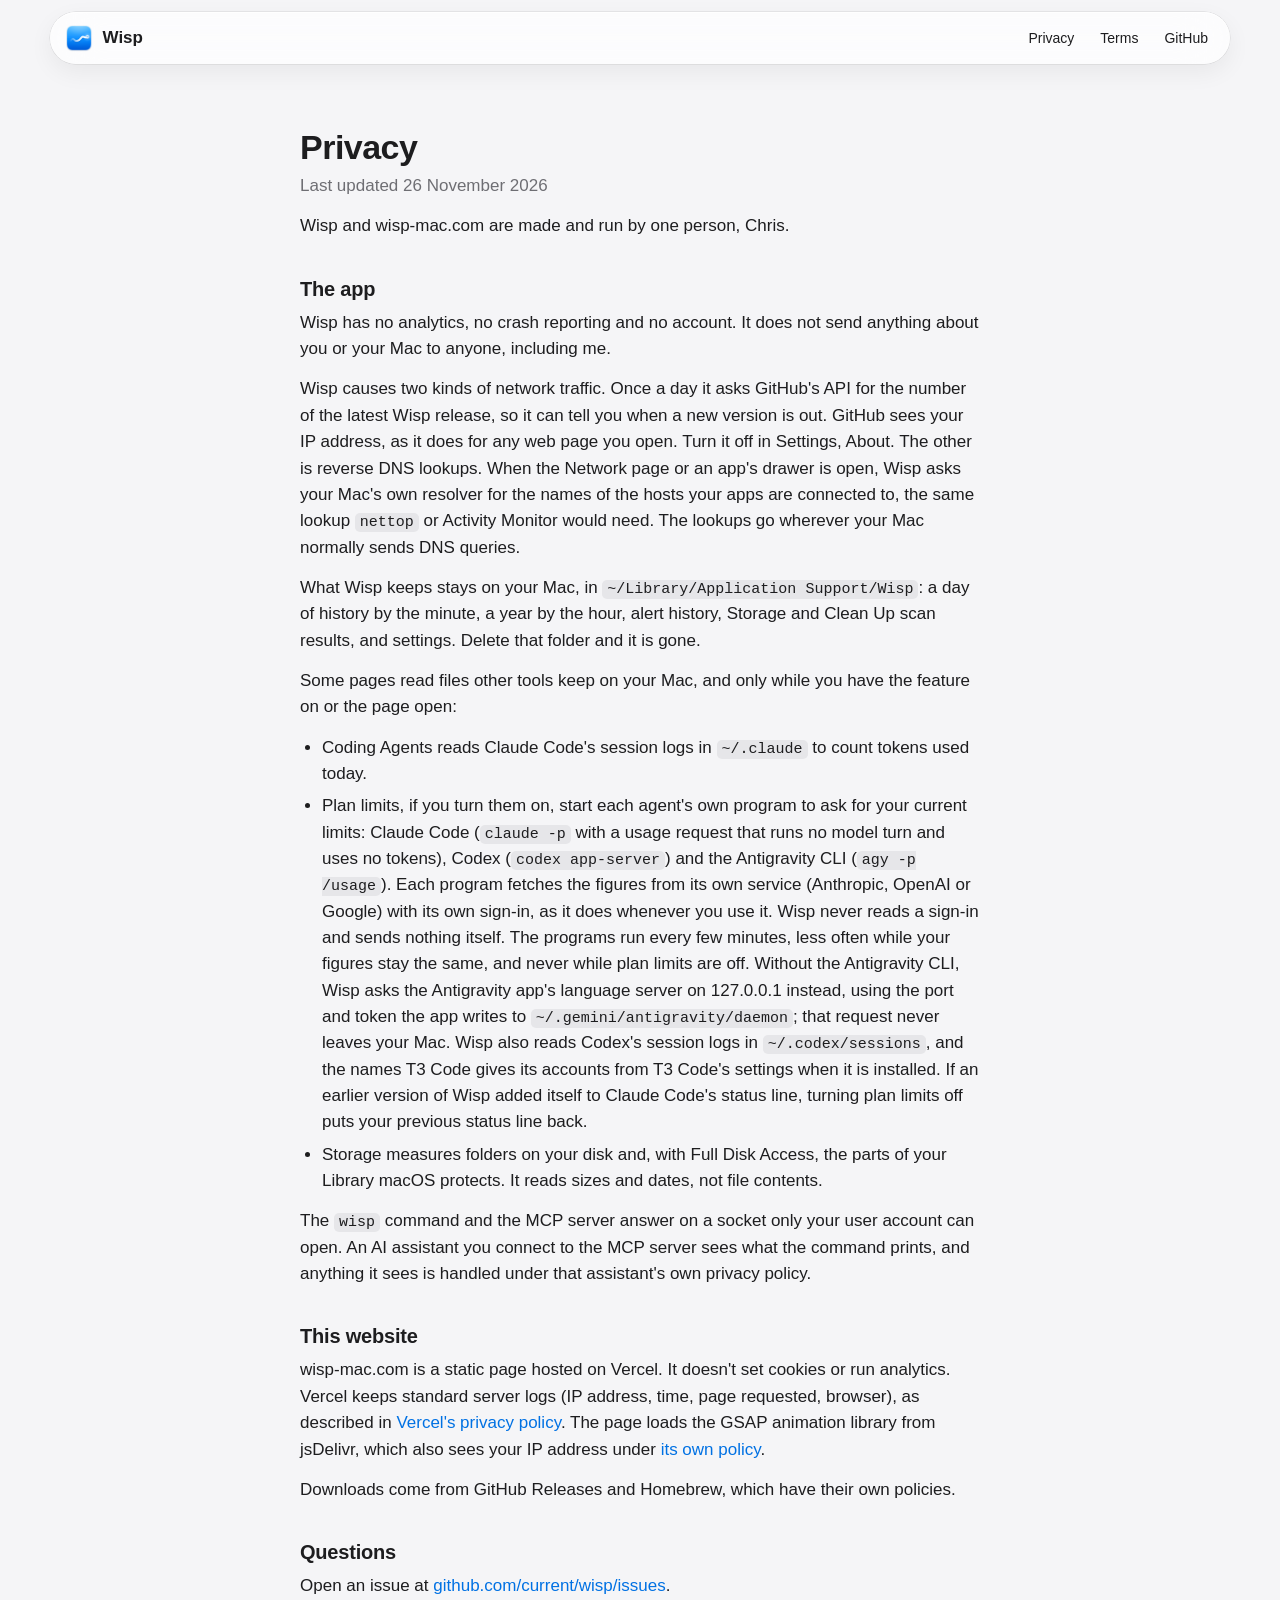
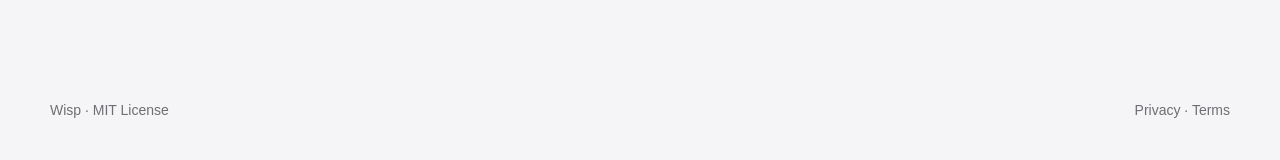
<file: site/privacy.html>
<!doctype html>
<html lang="en">
<head>
<meta charset="utf-8">
<meta name="viewport" content="width=device-width, initial-scale=1, viewport-fit=cover">
<title>Privacy · Wisp</title>
<meta name="description" content="What Wisp and this website collect: nothing about you.">
<link rel="canonical" href="https://wisp-mac.com/privacy.html">
<link rel="icon" href="assets/icon.svg" type="image/svg+xml">
<link rel="icon" href="assets/icon-64.png" type="image/png" sizes="64x64">
<link rel="stylesheet" href="styles.css">
</head>
<body>
<header class="nav" aria-label="Site">
  <a class="brand" href="/" aria-label="Wisp home">
    <img src="assets/icon-64.png" width="30" height="30" alt="">
    <span>Wisp</span>
  </a>
  <nav class="nav-links" aria-label="Pages">
    <a href="privacy.html">Privacy</a>
    <a href="terms.html">Terms</a>
    <a href="https://github.com/current/wisp">GitHub</a>
  </nav>
</header>
<main class="doc" id="main">
<h1>Privacy</h1>
<p class="fine">Last updated 26 November 2026</p>
<p>Wisp and wisp-mac.com are made and run by one person, Chris.</p>

<h2>The app</h2>
<p>Wisp has no analytics, no crash reporting and no account. It does not send anything about you or your Mac to anyone, including me.</p>
<p>Wisp causes two kinds of network traffic. Once a day it asks GitHub's API for the number of the latest Wisp release, so it can tell you when a new version is out. GitHub sees your IP address, as it does for any web page you open. Turn it off in Settings, About. The other is reverse DNS lookups. When the Network page or an app's drawer is open, Wisp asks your Mac's own resolver for the names of the hosts your apps are connected to, the same lookup <code>nettop</code> or Activity Monitor would need. The lookups go wherever your Mac normally sends DNS queries.</p>
<p>What Wisp keeps stays on your Mac, in <code>~/Library/Application Support/Wisp</code>: a day of history by the minute, a year by the hour, alert history, Storage and Clean Up scan results, and settings. Delete that folder and it is gone.</p>
<p>Some pages read files other tools keep on your Mac, and only while you have the feature on or the page open:</p>
<ul>
  <li>Coding Agents reads Claude Code's session logs in <code>~/.claude</code> to count tokens used today.</li>
  <li>Plan limits, if you turn them on, start each agent's own program to ask for your current limits: Claude Code (<code>claude -p</code> with a usage request that runs no model turn and uses no tokens), Codex (<code>codex app-server</code>) and the Antigravity CLI (<code>agy -p /usage</code>). Each program fetches the figures from its own service (Anthropic, OpenAI or Google) with its own sign-in, as it does whenever you use it. Wisp never reads a sign-in and sends nothing itself. The programs run every few minutes, less often while your figures stay the same, and never while plan limits are off. Without the Antigravity CLI, Wisp asks the Antigravity app's language server on 127.0.0.1 instead, using the port and token the app writes to <code>~/.gemini/antigravity/daemon</code>; that request never leaves your Mac. Wisp also reads Codex's session logs in <code>~/.codex/sessions</code>, and the names T3 Code gives its accounts from T3 Code's settings when it is installed. If an earlier version of Wisp added itself to Claude Code's status line, turning plan limits off puts your previous status line back.</li>
  <li>Storage measures folders on your disk and, with Full Disk Access, the parts of your Library macOS protects. It reads sizes and dates, not file contents.</li>
</ul>
<p>The <code>wisp</code> command and the MCP server answer on a socket only your user account can open. An AI assistant you connect to the MCP server sees what the command prints, and anything it sees is handled under that assistant's own privacy policy.</p>

<h2>This website</h2>
<p>wisp-mac.com is a static page hosted on Vercel. It doesn't set cookies or run analytics. Vercel keeps standard server logs (IP address, time, page requested, browser), as described in <a href="https://vercel.com/legal/privacy-policy">Vercel's privacy policy</a>. The page loads the GSAP animation library from jsDelivr, which also sees your IP address under <a href="https://www.jsdelivr.com/terms/privacy-policy-jsdelivr-net">its own policy</a>.</p>
<p>Downloads come from GitHub Releases and Homebrew, which have their own policies.</p>

<h2>Questions</h2>
<p>Open an issue at <a href="https://github.com/current/wisp/issues">github.com/current/wisp/issues</a>.</p>
</main>
<footer class="footer">
  <div class="wrap fine">
    <span>Wisp · MIT License</span>
    <span><a href="privacy.html">Privacy</a> · <a href="terms.html">Terms</a></span>
  </div>
</footer>
</body>
</html>
</file>
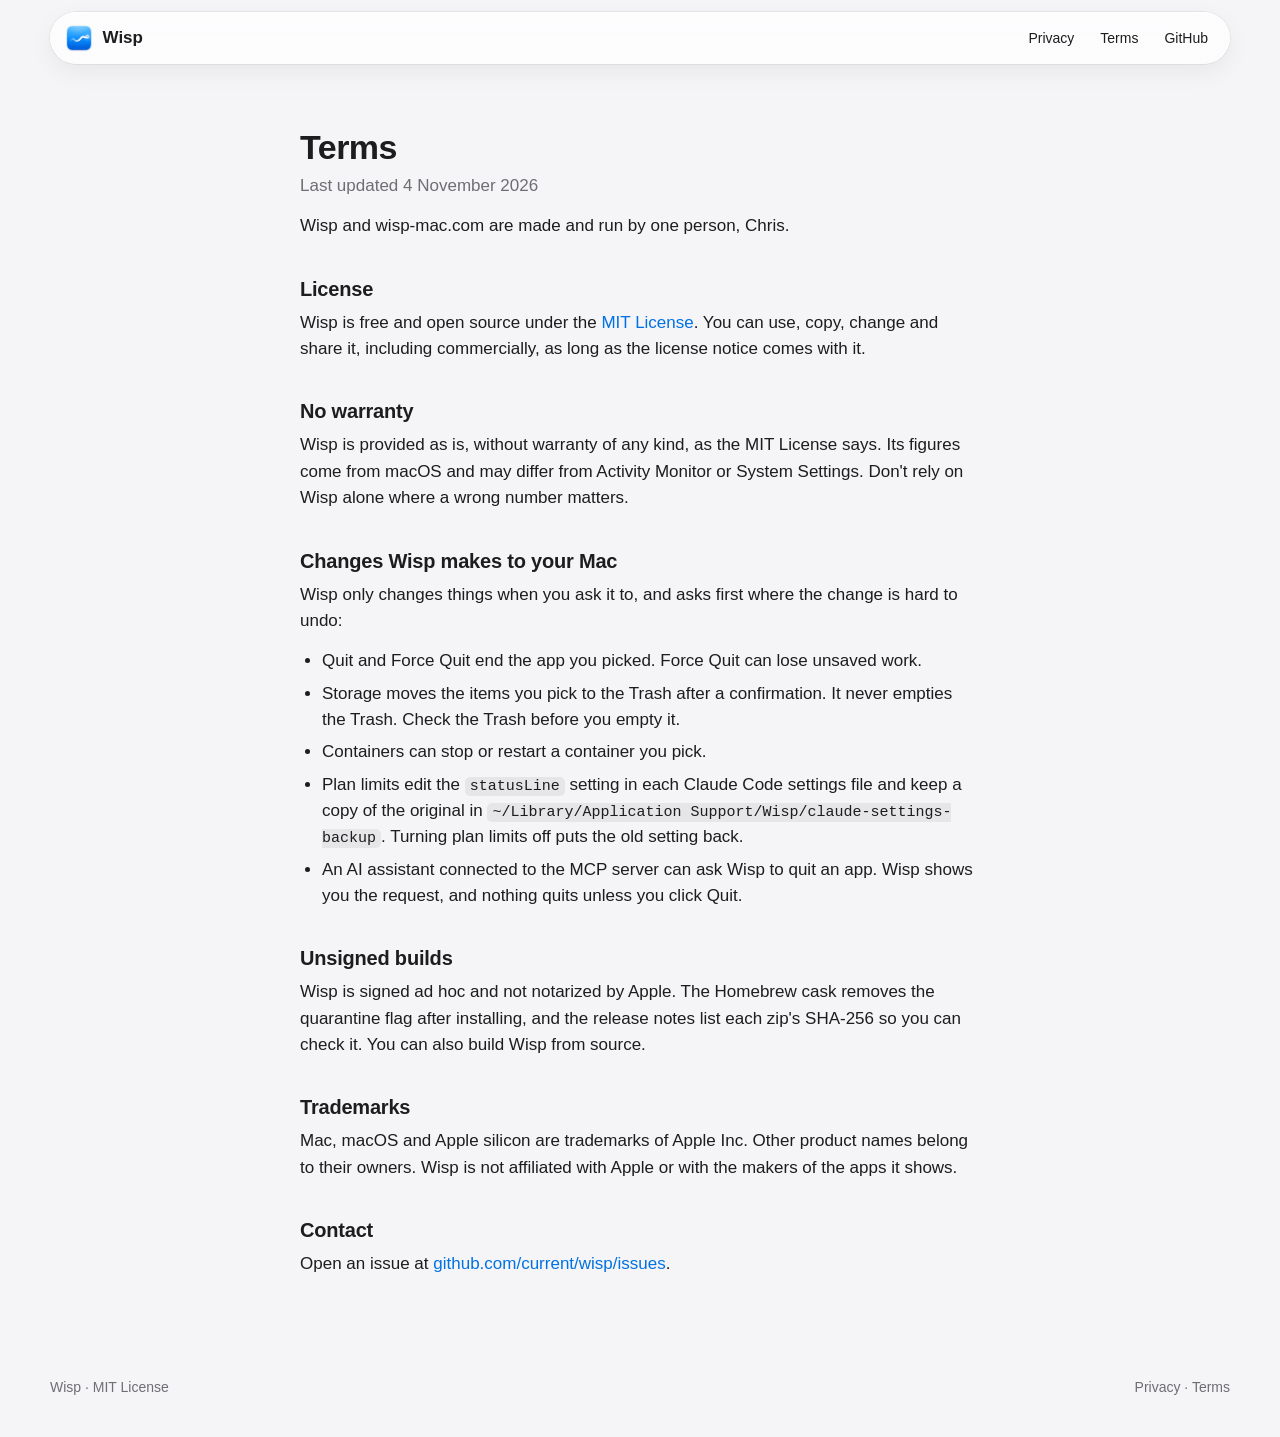
<file: site/terms.html>
<!doctype html>
<html lang="en">
<head>
<meta charset="utf-8">
<meta name="viewport" content="width=device-width, initial-scale=1, viewport-fit=cover">
<title>Terms · Wisp</title>
<meta name="description" content="Terms for using Wisp and this website.">
<link rel="canonical" href="https://wisp-mac.com/terms.html">
<link rel="icon" href="assets/icon.svg" type="image/svg+xml">
<link rel="icon" href="assets/icon-64.png" type="image/png" sizes="64x64">
<link rel="stylesheet" href="styles.css">
</head>
<body>
<header class="nav" aria-label="Site">
  <a class="brand" href="/" aria-label="Wisp home">
    <img src="assets/icon-64.png" width="30" height="30" alt="">
    <span>Wisp</span>
  </a>
  <nav class="nav-links" aria-label="Pages">
    <a href="privacy.html">Privacy</a>
    <a href="terms.html">Terms</a>
    <a href="https://github.com/current/wisp">GitHub</a>
  </nav>
</header>
<main class="doc" id="main">
<h1>Terms</h1>
<p class="fine">Last updated 4 November 2026</p>
<p>Wisp and wisp-mac.com are made and run by one person, Chris.</p>

<h2>License</h2>
<p>Wisp is free and open source under the <a href="https://github.com/current/wisp/blob/main/LICENSE">MIT License</a>. You can use, copy, change and share it, including commercially, as long as the license notice comes with it.</p>

<h2>No warranty</h2>
<p>Wisp is provided as is, without warranty of any kind, as the MIT License says. Its figures come from macOS and may differ from Activity Monitor or System Settings. Don't rely on Wisp alone where a wrong number matters.</p>

<h2>Changes Wisp makes to your Mac</h2>
<p>Wisp only changes things when you ask it to, and asks first where the change is hard to undo:</p>
<ul>
  <li>Quit and Force Quit end the app you picked. Force Quit can lose unsaved work.</li>
  <li>Storage moves the items you pick to the Trash after a confirmation. It never empties the Trash. Check the Trash before you empty it.</li>
  <li>Containers can stop or restart a container you pick.</li>
  <li>Plan limits edit the <code>statusLine</code> setting in each Claude Code settings file and keep a copy of the original in <code>~/Library/Application Support/Wisp/claude-settings-backup</code>. Turning plan limits off puts the old setting back.</li>
  <li>An AI assistant connected to the MCP server can ask Wisp to quit an app. Wisp shows you the request, and nothing quits unless you click Quit.</li>
</ul>

<h2>Unsigned builds</h2>
<p>Wisp is signed ad hoc and not notarized by Apple. The Homebrew cask removes the quarantine flag after installing, and the release notes list each zip's SHA-256 so you can check it. You can also build Wisp from source.</p>

<h2>Trademarks</h2>
<p>Mac, macOS and Apple silicon are trademarks of Apple Inc. Other product names belong to their owners. Wisp is not affiliated with Apple or with the makers of the apps it shows.</p>

<h2>Contact</h2>
<p>Open an issue at <a href="https://github.com/current/wisp/issues">github.com/current/wisp/issues</a>.</p>
</main>
<footer class="footer">
  <div class="wrap fine">
    <span>Wisp · MIT License</span>
    <span><a href="privacy.html">Privacy</a> · <a href="terms.html">Terms</a></span>
  </div>
</footer>
</body>
</html>
</file>
<file: site/styles.css>
/* Wisp landing page. Tokens follow the app's macOS 26 (Tahoe) look. */
:root {
  --bg: #F5F5F7;
  --card: #FFFFFF;
  --ink: #1D1D1F;
  --ink-2: #6E6E73;
  --hair: rgba(0, 0, 0, .08);
  --hair-strong: rgba(0, 0, 0, .12);
  --fill: rgba(120, 120, 128, .12);

  /* Apple system colours: bright for marks, darker cut for text on white */
  --blue: #0088FF;   --blue-text: #0071E3;  --button: #0071E3;  --button-hover: #0077ED;
  --cyan: #00C0E8;   --cyan-text: #007A99;
  --green: #34C759;  --green-text: #1E7F38;
  --orange: #FF8D28; --orange-text: #B35200;
  --red: #FF383C;    --red-text: #D70015;
  --indigo: #6155F5; --indigo-text: #5046E5;
  --purple: #CB30E0; --purple-text: #9B1FB5;
  --teal: #00C3D0;   --teal-text: #00788A;

  --radius-card: 18px;
  --radius-inner: 12px;
  --shadow-card: 0 1px 2px rgba(0, 0, 0, .04), 0 4px 16px rgba(0, 0, 0, .03);
  --font: -apple-system, BlinkMacSystemFont, "SF Pro Text", "SF Pro Display", "Helvetica Neue", Helvetica, Arial, sans-serif;
  --page: 1180px;
  --gutter: clamp(20px, 4vw, 48px);
}

*, *::before, *::after { margin: 0; box-sizing: border-box; }
html { -webkit-text-size-adjust: 100%; scroll-behavior: smooth; scroll-padding-top: 84px; }
body {
  font-family: var(--font);
  font-size: 17px;
  line-height: 1.47;
  color: var(--ink);
  background: var(--bg);
  -webkit-font-smoothing: antialiased;
  text-rendering: optimizeLegibility;
}
img { display: block; max-width: 100%; height: auto; }
a { color: var(--blue-text); text-decoration: none; }
a:hover { text-decoration: underline; text-underline-offset: 3px; }
:focus-visible { outline: 3px solid var(--button); outline-offset: 3px; border-radius: 8px; }
.sr-only { position: absolute; width: 1px; height: 1px; overflow: hidden; clip: rect(0 0 0 0); white-space: nowrap; }
.skip { position: absolute; left: 16px; top: -60px; z-index: 50; background: var(--card); padding: 10px 16px; border-radius: 10px; box-shadow: var(--shadow-card); }
.skip:focus { top: 16px; }

.wrap { width: min(var(--page), 100% - 2 * var(--gutter)); margin-inline: auto; }

/* ---------- Type ---------- */
h1, h2, h3 { font-weight: 600; text-wrap: balance; }
h1 { font-size: clamp(40px, 6.4vw, 76px); line-height: 1.05; letter-spacing: -.015em; font-weight: 700; }
h2 { font-size: clamp(32px, 4.4vw, 52px); line-height: 1.1; letter-spacing: -.01em; font-weight: 700; }
h3 { font-size: 21px; line-height: 1.24; }
.lede { font-size: clamp(19px, 1.7vw, 22px); line-height: 1.42; color: var(--ink-2); text-wrap: pretty; }
.fine { font-size: 14px; line-height: 1.43; color: var(--ink-2); }
.num { font-variant-numeric: tabular-nums; }

/* ---------- Buttons ---------- */
.btn {
  display: inline-flex; align-items: center; justify-content: center; gap: 8px;
  height: 48px; padding: 0 24px; border-radius: 999px;
  font: 600 17px/1 var(--font); white-space: nowrap;
  transition: background-color .2s ease, transform .2s ease, box-shadow .2s ease;
}
.btn:hover { text-decoration: none; }
.btn:active { transform: scale(.97); }
.btn-primary { background: var(--button); color: #fff; box-shadow: 0 1px 2px rgba(0, 60, 140, .2), inset 0 1px 0 rgba(255, 255, 255, .18); }
.btn-primary:hover { background: var(--button-hover); }
.btn-plain { color: var(--blue-text); padding: 0 12px; }
.btn-plain:hover { background: rgba(0, 113, 227, .08); }
.btn svg { flex: none; }
.btn-sm { height: 32px; padding: 0 14px; font-size: 14px; }

/* ---------- Nav: floating glass capsule ---------- */
.nav {
  position: fixed; z-index: 40; top: max(12px, env(safe-area-inset-top)); left: 50%; transform: translateX(-50%);
  width: min(var(--page), 100% - 24px);
  display: flex; align-items: center; gap: 8px;
  height: 52px; padding: 0 10px 0 14px; border-radius: 999px;
  background: rgba(255, 255, 255, .72);
  -webkit-backdrop-filter: blur(24px) saturate(180%); backdrop-filter: blur(24px) saturate(180%);
  box-shadow: 0 0 0 .5px var(--hair-strong), 0 8px 24px rgba(0, 0, 0, .06), inset 0 1px 0 rgba(255, 255, 255, .8);
}
.brand { display: flex; align-items: center; gap: 9px; color: var(--ink); font-weight: 600; font-size: 17px; margin-right: auto; }
.brand:hover { text-decoration: none; }
.brand img { width: 30px; height: 30px; }
.nav-links { display: flex; gap: 2px; }
.nav-links a { color: var(--ink); font-size: 14px; padding: 7px 12px; border-radius: 999px; }
.nav-links a:hover { background: var(--fill); text-decoration: none; }

/* ---------- Hero ---------- */
.hero { padding-top: clamp(128px, 15vh, 168px); text-align: center; position: relative; }
.hero-icon { width: 112px; height: 112px; margin: 0 auto 28px; }
.hero h1 { max-width: 13ch; margin-inline: auto; }
@media (min-width: 1100px) { .hero h1 { max-width: none; } }
.hero .lede { max-width: 36em; margin: 22px auto 0; }
.cta { display: flex; justify-content: center; align-items: center; gap: 12px; margin-top: 34px; flex-wrap: wrap; }
.req { margin-top: 16px; }

/* ---------- Tour (window stage) ---------- */
.tour { position: relative; padding-top: clamp(48px, 7vh, 72px); overflow-x: clip; }
.backdrop { display: none; }
.tour-pin { position: relative; }
.stage { position: relative; width: min(1180px, 100% - 2 * var(--gutter)); margin-inline: auto; perspective: 1600px; }
.win { width: 100%; aspect-ratio: 2400 / 1505; }
.win img { width: 100%; height: 100%; }
.win-over { position: absolute; inset: 0; }
.menubar-layer { display: none; }

.captions { width: min(720px, 100% - 2 * var(--gutter)); margin: 40px auto 0; }
.cap { text-align: center; }
.cap + .cap { margin-top: 88px; }
.cap h3 { font-size: clamp(24px, 2.4vw, 30px); }
.cap p { margin-top: 10px; color: var(--ink-2); font-size: 18px; line-height: 1.5; text-wrap: pretty; }
.cap-media { margin: 28px auto 0; }
.cap-media.pop { width: min(380px, 100%); filter: drop-shadow(0 20px 40px rgba(0, 0, 0, .12)); }
.cap-label { display: none; }

/* Segmented control, styled like the app's Live / Hour / Day picker */
.seg {
  display: none; width: max-content; margin: 0 auto; padding: 3px; border-radius: 999px;
  background: rgba(255, 255, 255, .7); box-shadow: 0 0 0 .5px var(--hair-strong), 0 2px 8px rgba(0, 0, 0, .04);
  -webkit-backdrop-filter: blur(20px); backdrop-filter: blur(20px);
}
.seg button {
  font: 500 14px/1 var(--font); color: var(--ink); background: none; border: 0; cursor: pointer;
  height: 32px; padding: 0 16px; border-radius: 999px; transition: background-color .2s ease, box-shadow .2s ease;
}
.seg button[aria-current="true"] { background: #fff; font-weight: 600; box-shadow: 0 0 0 .5px var(--hair), 0 2px 6px rgba(0, 0, 0, .08); }

/* Hidden until GSAP brings them in (only when motion is allowed and GSAP loaded) */
.anim .hero > *, .anim .perf-card, .anim .feat, .anim .download > * { opacity: 0; }
html.motion { scroll-behavior: auto; }

/* Motion mode: pinned stage, layered windows, captions stacked in place */
html.motion .hero { padding-top: clamp(104px, 13vh, 132px); }
html.motion .hero-icon { width: 96px; height: 96px; margin-bottom: 24px; }
html.motion .tour { padding-top: 0; }
html.motion .tour-pin { height: 100vh; height: 100dvh; display: flex; flex-direction: column; justify-content: flex-start; padding-top: 88px; }
html.motion .stage { width: min(1180px, 100% - 2 * var(--gutter), (100vh - 270px) * 1.595); }
html.motion .win-over, html.motion .menubar-layer { display: block; }
html.motion .seg { display: flex; margin-top: 22px; }
html.motion .captions { position: relative; height: 96px; margin-top: 18px; }
html.motion .cap { position: absolute; inset: 0; }
html.motion .cap + .cap { margin-top: 0; }
html.motion .cap-media { display: none; }
html.motion .cap p { font-size: 17px; margin-top: 6px; }
html.motion .cap h3 { font-size: 24px; }
html:not(.motion) .win-over { display: none; }

.menubar-layer { position: absolute; inset: 0; pointer-events: none; }
.menubar {
  position: absolute; left: 1.2%; right: 1.2%; top: 1.6%; height: 4.2%; min-height: 26px; border-radius: 10px;
  display: flex; align-items: center; justify-content: flex-end; gap: 18px; padding: 0 12px;
  font: 500 13px/1 var(--font); color: var(--ink);
  background: rgba(255, 255, 255, .78); box-shadow: 0 0 0 .5px var(--hair), 0 4px 16px rgba(0, 0, 0, .06);
  -webkit-backdrop-filter: blur(20px) saturate(180%); backdrop-filter: blur(20px) saturate(180%);
}
.menubar .mb-menus { display: flex; gap: 18px; margin-right: auto; }
.menubar .mb-menus b { font-weight: 700; }
.menubar .mb-wisp { display: flex; align-items: center; gap: 6px; padding: 4px 8px; border-radius: 6px; background: rgba(0, 0, 0, .08); }
.menubar .mb-wisp img { width: 16px; height: 16px; }
.popover { position: absolute; top: 7.4%; right: 4.2%; width: 26%; filter: drop-shadow(0 24px 48px rgba(0, 0, 0, .18)); }

/* ---------- Sections ---------- */
.section { padding-block: clamp(96px, 14vw, 168px) 0; }
.section-head { max-width: 760px; }
.section-head.center { margin-inline: auto; text-align: center; }
.section-head .lede { margin-top: 16px; }

/* ---------- Performance ---------- */
.perf-grid { display: grid; grid-template-columns: repeat(2, minmax(0, 1fr)); gap: 20px; margin-top: 56px; }
.card { background: var(--card); border-radius: var(--radius-card); box-shadow: var(--shadow-card); }
.perf-card { padding: 32px 32px 30px; }
.card-title { display: flex; align-items: center; gap: 8px; font-size: 17px; font-weight: 600; }
.card-title svg { width: 20px; height: 20px; flex: none; }
.big { display: flex; align-items: baseline; gap: 8px; margin-top: 14px; font-size: clamp(56px, 6vw, 80px); font-weight: 700; line-height: 1; letter-spacing: -.02em; }
.big .unit { font-size: .42em; font-weight: 600; color: var(--ink-2); letter-spacing: 0; }
.big-sub { margin-top: 10px; color: var(--ink-2); font-size: 15px; }
.bars { list-style: none; padding: 0; margin-top: 30px; display: grid; gap: 16px; }
.bar-row { display: grid; grid-template-columns: 64px minmax(0, 1fr) 104px; align-items: center; gap: 14px; font-size: 15px; }
.bar-row .name { font-weight: 600; }
.bar-row .val { text-align: right; font-weight: 600; }
.track { position: relative; height: 10px; border-radius: 99px; background: rgba(120, 120, 128, .12); overflow: hidden; }
.fill { position: absolute; inset: 0 auto 0 0; border-radius: 99px; transform-origin: left center; }
.fill.lo { background: #AEAEB2; }
.fill.hi { background: #D1D1D6; }
.bar-row.us .fill.lo { background: var(--blue); }
.bar-row.us .fill.hi { background: #8CC8FF; }
.bar-row.us .name, .bar-row.us .val { color: var(--blue-text); }
.perf-note { margin-top: 24px; text-align: center; }

/* ---------- Features (app-style cards) ---------- */
.feat-grid { display: grid; grid-template-columns: repeat(3, minmax(0, 1fr)); gap: 20px; margin-top: 56px; }
.feat { padding: 26px 26px 28px; display: flex; flex-direction: column; }
.feat p { margin-top: 10px; color: var(--ink-2); font-size: 15px; line-height: 1.47; text-wrap: pretty; }
.feat.wide { grid-column: span 2; padding-bottom: 0; overflow: hidden; }
.feat.full { grid-column: 1 / -1; }
.feat.wide .shot { margin: 22px -26px 0 0; border-top-left-radius: var(--radius-inner); box-shadow: -1px -1px 0 var(--hair); overflow: hidden; }
.feat.wide .shot img { width: 100%; }
.feat.wide .shot { -webkit-mask-image: linear-gradient(#000 70%, transparent); mask-image: linear-gradient(#000 70%, transparent); }
.meters { list-style: none; padding: 0; margin-top: 18px; display: grid; gap: 2px; }
.meters li { display: flex; justify-content: space-between; gap: 12px; padding: 7px 10px; border-radius: 8px; font-size: 14px; }
.meters li:first-child { background: var(--fill); }
.feat .more { margin-top: auto; padding-top: 14px; font-size: 14px; color: var(--ink-2); }
.meters .v { color: var(--ink-2); font-variant-numeric: tabular-nums; }
.meters .v.warn { color: var(--orange-text); }
.t-blue { color: var(--blue-text); } .t-orange { color: var(--orange-text); } .t-cyan { color: var(--cyan-text); }
.t-purple { color: var(--purple-text); } .t-red { color: var(--red-text); } .t-indigo { color: var(--indigo-text); }
.t-green { color: var(--green-text); } .t-teal { color: var(--teal-text); }

/* Hover cards: one tinted plate slides between cards (main.js); the hovered card lights up */
.feat-grid { position: relative; isolation: isolate; }
.feat > * { position: relative; z-index: 2; }
.plate { position: absolute; top: 0; left: 0; z-index: 1; border-radius: var(--radius-card); pointer-events: none; opacity: 0; visibility: hidden; }
@media (hover: hover) {
  .feat .card-title { transition: color .2s ease; }
  .feat .card-title svg { transition: color .2s ease, transform .2s ease; }
  html.anim .feat .card-title { color: var(--ink); }
  html.anim .feat .card-title svg { color: var(--ink-2); }
  html.anim .feat.is-active .card-title, html.anim .feat.is-active .card-title svg { color: var(--c); }
  html.anim .feat.is-active .card-title svg { transform: scale(1.08); }
  html:not(.anim) .feat:hover { background-image: linear-gradient(var(--tint), var(--tint)); }
}

/* ---------- Download ---------- */
.download { text-align: center; padding-bottom: clamp(96px, 12vw, 144px); }
.download-icon { width: 128px; height: 128px; margin: 0 auto 28px; }
.download .lede { margin: 16px auto 0; max-width: 30em; }

/* ---------- Footer ---------- */
.footer { padding-block: 28px 40px; }
.footer .wrap { display: flex; justify-content: space-between; gap: 16px; flex-wrap: wrap; }
.footer a { color: var(--ink-2); }

/* ---------- Responsive ---------- */
@media (max-width: 980px) {
  .feat-grid { grid-template-columns: repeat(2, minmax(0, 1fr)); }
  .feat.wide { grid-column: 1 / -1; }
}
@media (max-width: 760px) {
  .nav-links { display: none; }
  .perf-grid { grid-template-columns: 1fr; }
  .feat-grid { grid-template-columns: 1fr; }
  .bar-row { grid-template-columns: 50px minmax(0, 1fr) auto; gap: 12px; }
  .bar-row .val { white-space: nowrap; }
  /* Shots bleed off one edge at a readable scale instead of shrinking to fit */
  .win-base { width: 175%; }
  .cap-media:not(.pop) { width: 175%; max-width: none; margin-inline-start: -75%; }
  .feat.wide .shot img { width: 175%; max-width: none; }
  .perf-card { padding: 26px 22px; }
  .hero-icon { width: 88px; height: 88px; margin-bottom: 22px; }
  .cap + .cap { margin-top: 72px; }
  .menubar { display: none; }
}
@media (max-width: 420px) {
  .cta .btn { width: 100%; }
}
@media (prefers-reduced-motion: reduce) {
  html { scroll-behavior: auto; }
  .btn, .seg button { transition: none; }
}

/* ---------- Privacy and Terms ---------- */
.doc { width: min(680px, 100% - 2 * var(--gutter)); margin: 128px auto 72px; }
.doc h1 { font-size: 34px; line-height: 1.15; margin: 0 0 6px; }
.doc h2 { font-size: 20px; line-height: 1.3; margin: 36px 0 8px; }
.doc p, .doc li { font-size: 17px; line-height: 1.55; }
.doc p { margin: 0 0 14px; }
.doc ul { margin: 0 0 14px; padding-left: 22px; }
.doc li { margin-bottom: 6px; }
.doc code { font: 15px ui-monospace, SFMono-Regular, Menlo, monospace; background: var(--fill); padding: 1px 5px; border-radius: 5px; }
.install { display: inline-block; margin: 18px 0 4px; font: 15px ui-monospace, SFMono-Regular, Menlo, monospace; background: var(--card); border: 1px solid var(--hair-strong); padding: 10px 14px; border-radius: 10px; user-select: all; }
</file>
